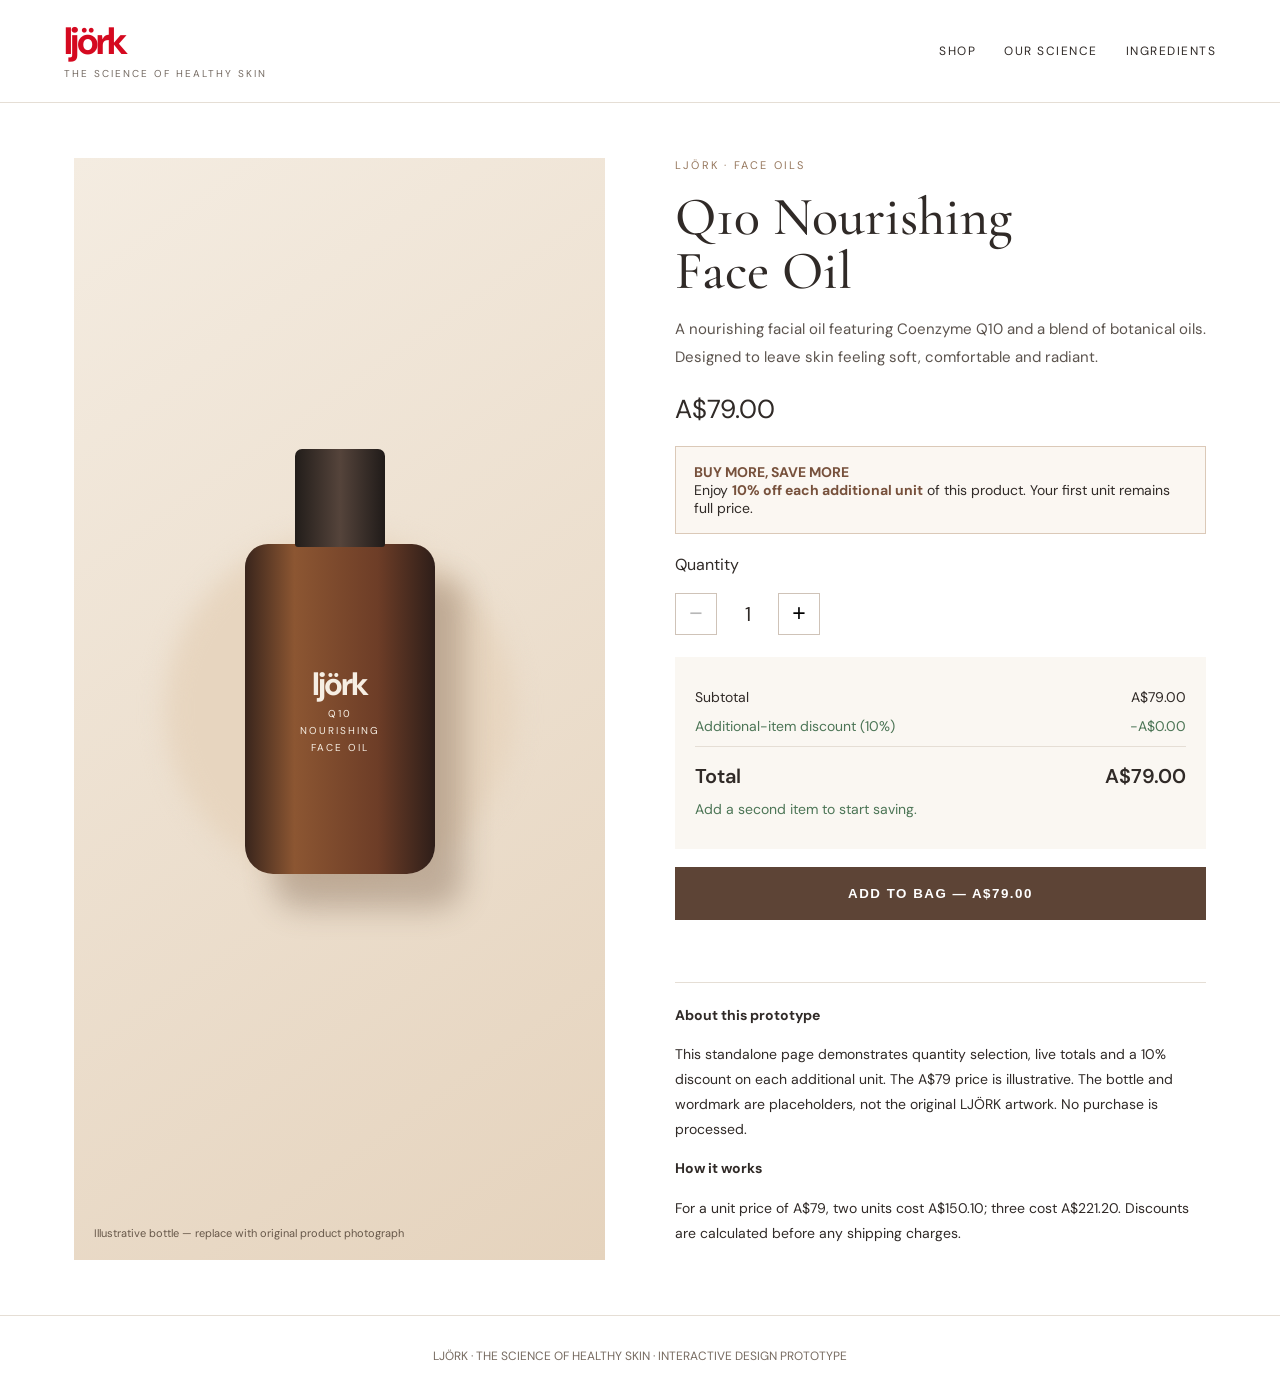
<file: LJORK_interactive_product_page (1) (1).html>
<!doctype html><html lang="en-AU"><head><meta charset="utf-8"><meta name="viewport" content="width=device-width,initial-scale=1"><title>LJÖRK | Q10 Nourishing Face Oil — Product Prototype</title><link href="https://fonts.googleapis.com/css2?family=Cormorant+Garamond:wght@400;500;600&family=DM+Sans:wght@400;500;600;700&display=swap" rel="stylesheet"><style>:root{--red:#d50920;--ink:#302a27;--muted:#756b63;--cream:#faf7f2;--line:#e5ded5;--brown:#5d4436}*{box-sizing:border-box}body{margin:0;color:var(--ink);font-family:'DM Sans',Arial,sans-serif;background:white}header{display:flex;justify-content:space-between;align-items:center;padding:22px max(5vw,22px);border-bottom:1px solid var(--line)}.logo{font-size:38px;font-weight:700;letter-spacing:-3px;color:var(--red);line-height:1}.nav{display:flex;gap:28px;font-size:12px;letter-spacing:1.5px}.nav a{color:inherit;text-decoration:none}.tag{font-size:10px;letter-spacing:2px;color:var(--muted);margin-top:7px}main{max-width:1180px;margin:55px auto;padding:0 24px;display:grid;grid-template-columns:1fr 1fr;gap:70px}.visual{min-height:590px;background:linear-gradient(145deg,#f4ece1,#e5d3bd);display:grid;place-items:center;position:relative;overflow:hidden}.visual:before{content:'';position:absolute;width:350px;height:350px;border-radius:50%;background:#e7d5bf;filter:blur(12px)}.bottle{position:relative;width:190px;height:330px;border-radius:23px 23px 28px 28px;background:linear-gradient(90deg,#39251c,#8c5632 26%,#6d3d27 70%,#2e1e19);box-shadow:28px 35px 30px #6c513c55;display:flex;flex-direction:column;align-items:center;justify-content:center;color:#f6eee3}.cap{position:absolute;top:-95px;width:90px;height:98px;background:linear-gradient(90deg,#221d1a,#55443b,#201b19);border-radius:7px 7px 3px 3px}.bottle strong{font-size:32px;letter-spacing:-2px}.bottle small{text-align:center;line-height:1.7;font-size:10px;letter-spacing:2px}.note{position:absolute;bottom:20px;left:20px;font-size:11px;color:#665749}.eyebrow{font-size:11px;letter-spacing:2.2px;color:#96775d}.product h1{font-family:'Cormorant Garamond',Georgia,serif;font-weight:500;font-size:54px;line-height:1;margin:18px 0}.description{font-size:15px;line-height:1.85;color:#5c544e}.price{font-size:26px;margin:20px 0}.offer{padding:16px 18px;border:1px solid #dbc9b8;background:#fbf7f2;margin:20px 0;font-size:14px}.offer strong{color:#77513c}.quantity{display:flex;align-items:center;gap:18px;margin:18px 0}.quantity button{width:42px;height:42px;background:white;border:1px solid #cfc3b8;font-size:23px;cursor:pointer}.quantity output{min-width:25px;text-align:center;font-size:20px}.summary{background:var(--cream);padding:20px;margin-top:22px}.line{display:flex;justify-content:space-between;margin:11px 0;font-size:14px}.line.total{border-top:1px solid var(--line);padding-top:16px;font-size:20px;font-weight:600}.saving{color:#4c7556}.buy{background:var(--brown);color:white;width:100%;border:0;padding:19px;letter-spacing:1.5px;margin-top:18px;cursor:pointer;font-weight:600}.buy:hover{background:#3c2b22}.details{border-top:1px solid var(--line);margin-top:30px;padding-top:20px;font-size:14px;line-height:1.8}.status{font-size:13px;color:#4c7556;min-height:20px;margin-top:12px}.footer{text-align:center;padding:32px;color:#776b61;border-top:1px solid var(--line);font-size:12px}button:focus-visible{outline:3px solid var(--red);outline-offset:3px}@media(max-width:800px){main{grid-template-columns:1fr;gap:28px;margin:20px auto}.visual{min-height:440px}.product h1{font-size:43px}.nav{gap:12px;font-size:10px}.nav a:nth-child(2){display:none}.logo{font-size:31px}}</style></head><body><header><div><div class="logo" aria-label="LJÖRK">ljörk</div><div class="tag">THE SCIENCE OF HEALTHY SKIN</div></div><nav class="nav"><a href="#product">SHOP</a><a href="#details">OUR SCIENCE</a><a href="#details">INGREDIENTS</a></nav></header><main id="product"><section class="visual" aria-label="Illustrative Q10 product bottle"><div class="bottle"><div class="cap"></div><strong>ljörk</strong><small>Q10<br>NOURISHING<br>FACE OIL</small></div><span class="note">Illustrative bottle — replace with original product photograph</span></section><section class="product"><div class="eyebrow">LJÖRK · FACE OILS</div><h1>Q10 Nourishing<br>Face Oil</h1><p class="description">A nourishing facial oil featuring Coenzyme Q10 and a blend of botanical oils. Designed to leave skin feeling soft, comfortable and radiant.</p><div class="price">A$<span id="unit">79.00</span></div><div class="offer"><strong>BUY MORE, SAVE MORE</strong><br>Enjoy <strong>10% off each additional unit</strong> of this product. Your first unit remains full price.</div><label for="qty">Quantity</label><div class="quantity"><button id="minus" type="button" aria-label="Decrease quantity">−</button><output id="qty" aria-live="polite">1</output><button id="plus" type="button" aria-label="Increase quantity">+</button></div><div class="summary"><div class="line"><span>Subtotal</span><span id="subtotal">A$79.00</span></div><div class="line saving"><span>Additional-item discount (10%)</span><span id="discount">−A$0.00</span></div><div class="line total"><span>Total</span><span id="total">A$79.00</span></div><div class="line saving" id="message">Add a second item to start saving.</div></div><button class="buy" id="add" type="button">ADD TO BAG — A$79.00</button><div class="status" id="status" role="status"></div><div class="details" id="details"><strong>About this prototype</strong><p>This standalone page demonstrates quantity selection, live totals and a 10% discount on each additional unit. The A$79 price is illustrative. The bottle and wordmark are placeholders, not the original LJÖRK artwork. No purchase is processed.</p><strong>How it works</strong><p>For a unit price of A$79, two units cost A$150.10; three cost A$221.20. Discounts are calculated before any shipping charges.</p></div></section></main><div class="footer">LJÖRK · THE SCIENCE OF HEALTHY SKIN · INTERACTIVE DESIGN PROTOTYPE</div><script>const unit=79;let quantity=1;const $=id=>document.getElementById(id),money=n=>'A$'+n.toFixed(2);function update(){const subtotal=quantity*unit,discount=(quantity-1)*unit*.1,total=subtotal-discount;$('qty').textContent=quantity;$('subtotal').textContent=money(subtotal);$('discount').textContent='−'+money(discount);$('total').textContent=money(total);$('message').textContent=quantity===1?'Add a second item to start saving.':'You save '+money(discount)+' with '+quantity+' items.';$('add').textContent='ADD TO BAG — '+money(total);$('minus').disabled=quantity===1}$('minus').onclick=()=>{quantity=Math.max(1,quantity-1);update()};$('plus').onclick=()=>{quantity=Math.min(99,quantity+1);update()};$('add').onclick=()=>{$('status').textContent='Prototype only: '+quantity+' item(s) selected, '+$('total').textContent+'. No payment or order has been made.'};update();</script></body></html>
</file>
